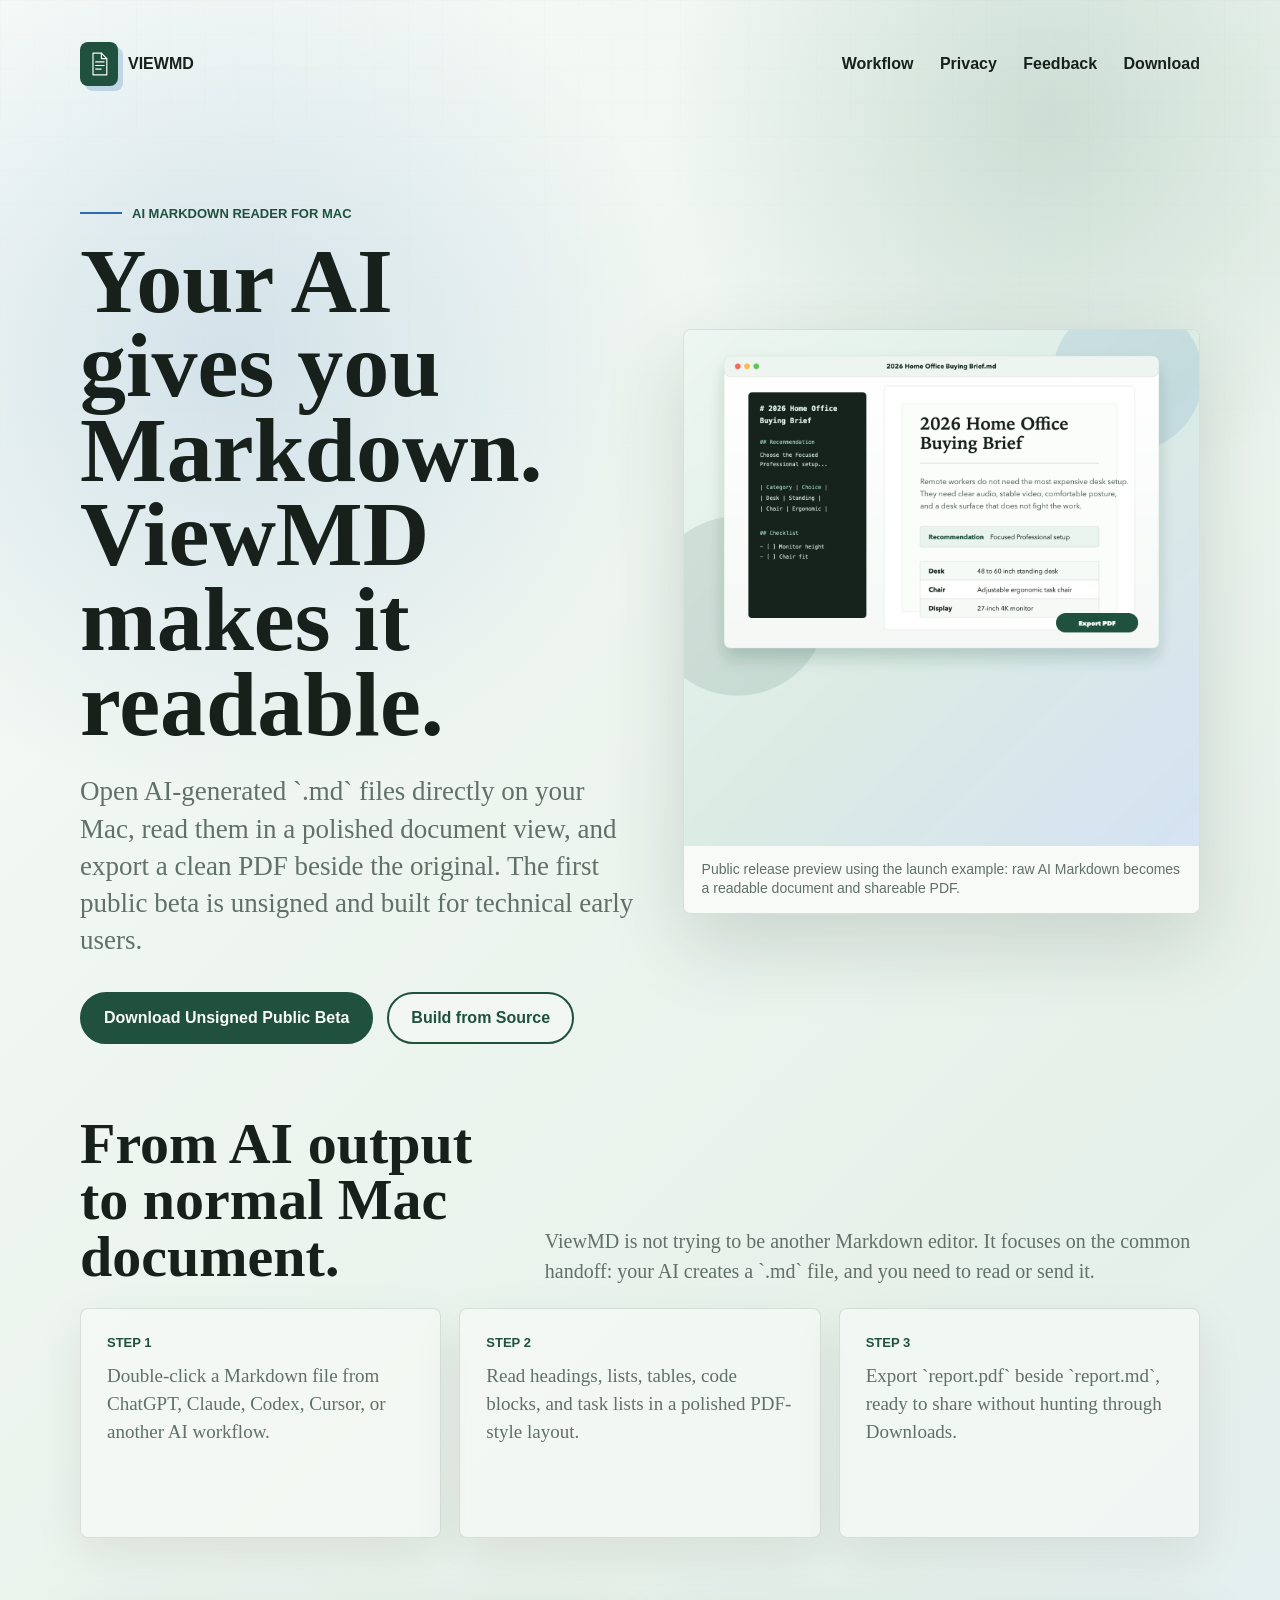
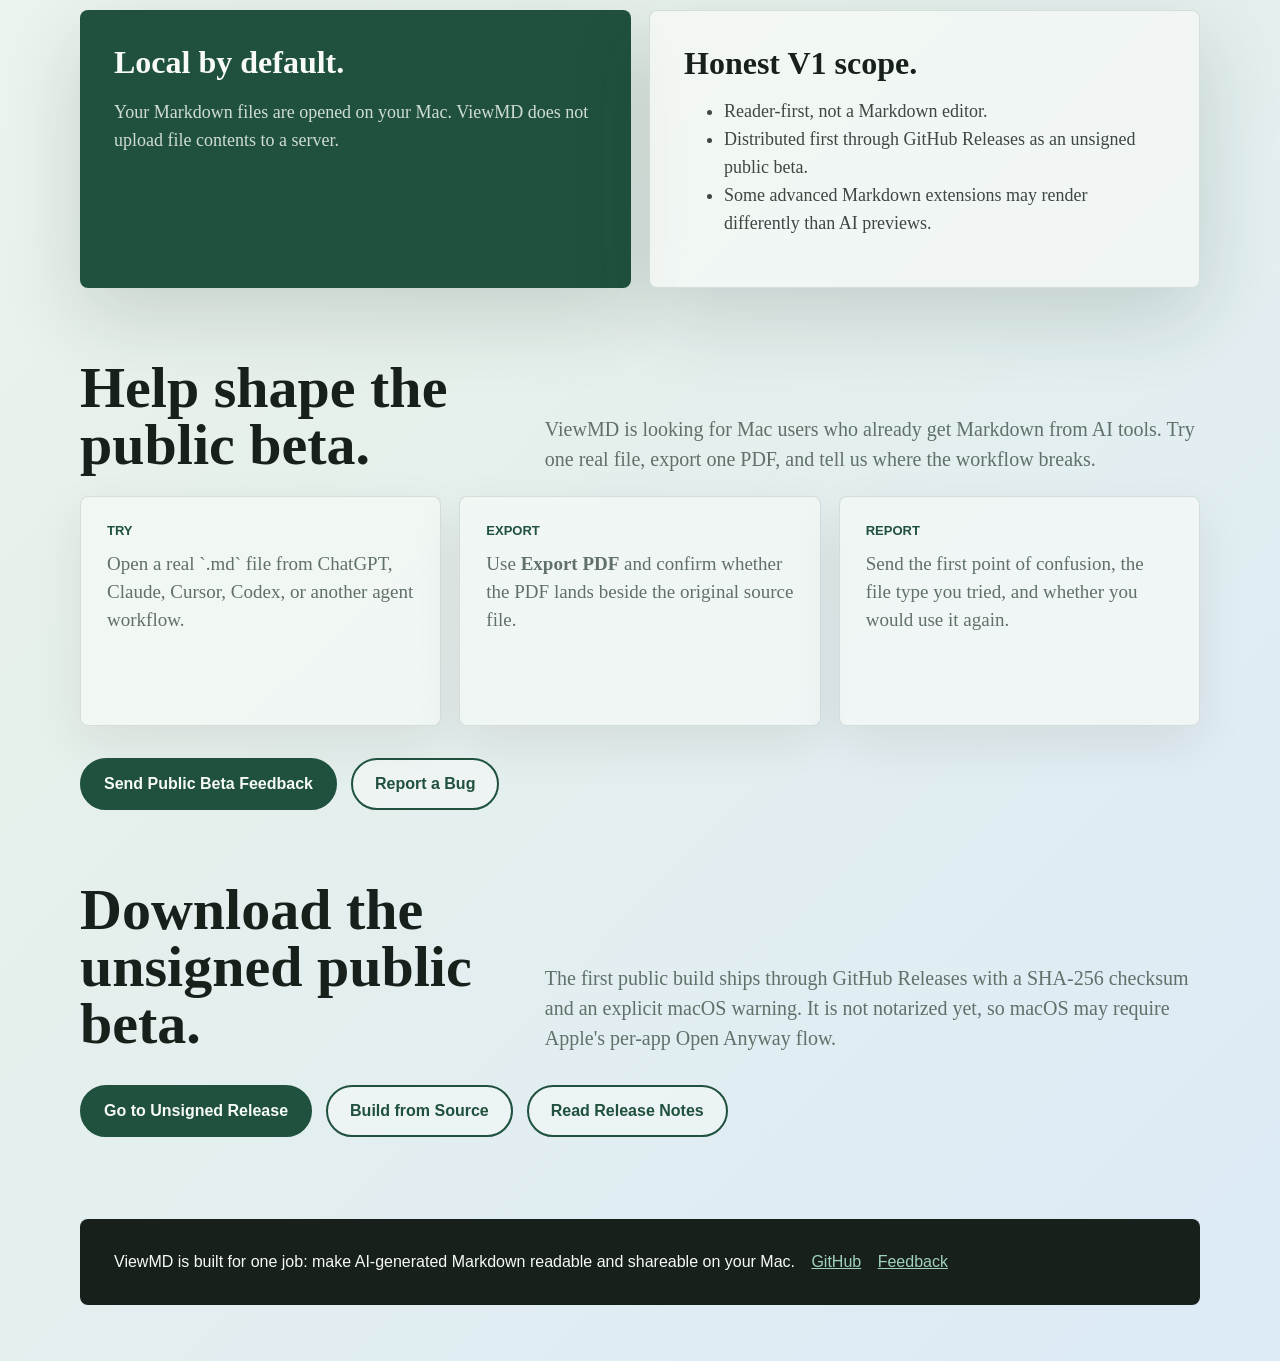
<file: docs/index.html>
<!doctype html>
<html lang="en">
<head>
  <meta charset="utf-8">
  <meta name="viewport" content="width=device-width, initial-scale=1">
  <title>ViewMD - AI Markdown reader for Mac</title>
  <meta name="description" content="ViewMD makes AI-generated Markdown readable on your Mac and exports polished PDFs beside the source file.">
  <link rel="icon" href="assets/favicon.svg" type="image/svg+xml">
  <style>
    :root {
      --ink: #17201b;
      --muted: #617069;
      --paper: #f7faf7;
      --canvas: #eef4ef;
      --line: #cddbd3;
      --green: #1f513e;
      --green-2: #2f7357;
      --blue: #2b6cb0;
      --shadow: 0 28px 80px rgba(24, 52, 40, 0.16);
      --radius: 8px;
    }

    * {
      box-sizing: border-box;
    }

    body {
      margin: 0;
      color: var(--ink);
      background:
        radial-gradient(circle at 18% 12%, rgba(43, 108, 176, 0.16), transparent 28rem),
        radial-gradient(circle at 82% 4%, rgba(47, 115, 87, 0.18), transparent 24rem),
        linear-gradient(135deg, #f7fbf8 0%, #e7f1ea 52%, #dceaf7 100%);
      font-family: "Iowan Old Style", "Palatino", "Book Antiqua", serif;
      min-height: 100vh;
    }

    body::before {
      content: "";
      position: fixed;
      inset: 0;
      pointer-events: none;
      opacity: 0.28;
      background-image:
        linear-gradient(rgba(23, 32, 27, 0.045) 1px, transparent 1px),
        linear-gradient(90deg, rgba(23, 32, 27, 0.035) 1px, transparent 1px);
      background-size: 34px 34px;
      mask-image: linear-gradient(to bottom, black, transparent 82%);
    }

    .wrap {
      width: min(1120px, calc(100% - 32px));
      margin: 0 auto;
      padding: 28px 0 56px;
      position: relative;
    }

    header {
      display: flex;
      justify-content: space-between;
      align-items: center;
      gap: 18px;
      padding: 14px 0 42px;
      font-family: "Avenir Next", "Gill Sans", sans-serif;
      letter-spacing: 0;
    }

    .brand {
      display: inline-flex;
      align-items: center;
      gap: 10px;
      font-weight: 800;
      text-transform: uppercase;
    }

    .mark {
      display: grid;
      place-items: center;
      width: 38px;
      height: 44px;
      color: var(--paper);
      background: var(--green);
      border-radius: 8px;
      box-shadow: 5px 5px 0 rgba(43, 108, 176, 0.22);
    }

    .mark svg {
      width: 30px;
      height: 30px;
      color: var(--paper);
    }

    nav a {
      color: var(--ink);
      margin-left: 22px;
      text-decoration: none;
      font-weight: 700;
    }

    .hero {
      display: grid;
      grid-template-columns: 1.04fr 0.96fr;
      gap: 42px;
      align-items: center;
      min-height: 680px;
    }

    .eyebrow {
      display: inline-flex;
      align-items: center;
      gap: 10px;
      color: var(--green);
      font-family: "Avenir Next", "Gill Sans", sans-serif;
      font-size: 13px;
      font-weight: 800;
      letter-spacing: 0;
      text-transform: uppercase;
    }

    .eyebrow::before {
      content: "";
      width: 42px;
      height: 2px;
      background: var(--blue);
    }

    h1 {
      margin: 18px 0 22px;
      font-size: clamp(48px, 8vw, 92px);
      line-height: 0.92;
      letter-spacing: 0;
      max-width: 11ch;
    }

    .hero p {
      color: var(--muted);
      font-size: clamp(20px, 2.4vw, 27px);
      line-height: 1.38;
      max-width: 620px;
    }

    .actions {
      display: flex;
      flex-wrap: wrap;
      gap: 14px;
      margin-top: 32px;
      font-family: "Avenir Next", "Gill Sans", sans-serif;
    }

    .button {
      display: inline-flex;
      align-items: center;
      justify-content: center;
      min-height: 52px;
      padding: 0 22px;
      border-radius: 999px;
      text-decoration: none;
      font-weight: 800;
      border: 2px solid var(--green);
      transition: transform 180ms ease, box-shadow 180ms ease;
    }

    .button:hover {
      transform: translateY(-2px);
      box-shadow: 0 12px 28px rgba(34, 72, 58, 0.18);
    }

    .button.primary {
      color: var(--paper);
      background: var(--green);
    }

    .button.secondary {
      color: var(--green);
      background: rgba(247, 250, 247, 0.5);
    }

    .hero-preview {
      margin: 0;
      border-radius: 8px;
      overflow: hidden;
      border: 1px solid rgba(23, 32, 27, 0.12);
      background: rgba(247, 250, 247, 0.7);
      box-shadow: var(--shadow);
    }

    .hero-preview img {
      display: block;
      width: 100%;
      aspect-ratio: 1 / 1;
      object-fit: cover;
      object-position: top center;
    }

    .hero-preview figcaption {
      padding: 14px 18px;
      color: var(--muted);
      font-family: "Avenir Next", "Gill Sans", sans-serif;
      font-size: 14px;
      line-height: 1.4;
      background: rgba(247, 250, 247, 0.9);
    }

    .stack {
      position: relative;
      min-height: 560px;
    }

    .document {
      position: absolute;
      right: 0;
      width: min(470px, 90%);
      min-height: 600px;
      padding: 46px 42px;
      background: var(--paper);
      border: 1px solid rgba(23, 32, 27, 0.12);
      border-radius: 18px;
      box-shadow: var(--shadow);
      transform: rotate(2deg);
      animation: rise 700ms ease both;
    }

    .raw {
      position: absolute;
      left: 0;
      top: 86px;
      width: min(390px, 78%);
      padding: 26px;
      color: #d8e8df;
      background: #16231d;
      border-radius: 22px;
      box-shadow: 0 22px 60px rgba(12, 22, 17, 0.32);
      font: 14px/1.55 "SF Mono", "Menlo", monospace;
      transform: rotate(-5deg);
      animation: rise 700ms 120ms ease both;
    }

    .document h2 {
      margin: 0 0 18px;
      font-size: 34px;
      line-height: 1;
      letter-spacing: 0;
    }

    .document .rule {
      height: 1px;
      background: var(--line);
      margin: 24px 0;
    }

    .document ul {
      padding-left: 22px;
      line-height: 1.7;
      color: var(--muted);
    }

    .metric {
      display: grid;
      grid-template-columns: 1fr auto;
      gap: 12px;
      padding: 12px 0;
      border-bottom: 1px solid var(--line);
      font-family: "Avenir Next", "Gill Sans", sans-serif;
      font-size: 14px;
    }

    section {
      margin-top: 72px;
    }

    .section-title {
      display: grid;
      grid-template-columns: 0.8fr 1.2fr;
      gap: 28px;
      align-items: end;
      margin-bottom: 22px;
    }

    h2 {
      margin: 0;
      font-size: clamp(34px, 5vw, 58px);
      line-height: 0.98;
      letter-spacing: 0;
    }

    .section-title p {
      margin: 0;
      color: var(--muted);
      font-size: 20px;
      line-height: 1.5;
    }

    .cards {
      display: grid;
      grid-template-columns: repeat(3, 1fr);
      gap: 18px;
    }

    .card {
      padding: 26px;
      min-height: 230px;
      background: rgba(247, 250, 247, 0.64);
      border: 1px solid rgba(23, 32, 27, 0.12);
      border-radius: var(--radius);
      box-shadow: 0 18px 50px rgba(42, 31, 17, 0.08);
    }

    .card b {
      display: block;
      margin-bottom: 12px;
      color: var(--green);
      font-family: "Avenir Next", "Gill Sans", sans-serif;
      font-size: 13px;
      letter-spacing: 0;
      text-transform: uppercase;
    }

    .card p {
      margin: 0;
      color: var(--muted);
      font-size: 19px;
      line-height: 1.48;
    }

    .proof {
      display: grid;
      grid-template-columns: 1fr 1fr;
      gap: 18px;
    }

    .panel {
      padding: 34px;
      background: var(--green);
      color: var(--paper);
      border-radius: var(--radius);
      box-shadow: var(--shadow);
    }

    .panel.light {
      background: rgba(247, 250, 247, 0.7);
      color: var(--ink);
      border: 1px solid rgba(23, 32, 27, 0.12);
    }

    .panel h3 {
      margin: 0 0 12px;
      font-size: 32px;
      letter-spacing: 0;
    }

    .panel p,
    .panel li {
      color: inherit;
      opacity: 0.82;
      font-size: 18px;
      line-height: 1.55;
    }

    footer {
      margin-top: 82px;
      padding: 34px;
      color: var(--paper);
      background: #17201b;
      border-radius: var(--radius);
      font-family: "Avenir Next", "Gill Sans", sans-serif;
    }

    footer a {
      color: #9fd3bd;
      margin-left: 12px;
    }

    @keyframes rise {
      from {
        opacity: 0;
        transform: translateY(20px) rotate(var(--tilt, 0deg));
      }
      to {
        opacity: 1;
      }
    }

    @media (max-width: 860px) {
      nav {
        display: none;
      }

      .hero,
      .section-title,
      .proof {
        grid-template-columns: 1fr;
      }

      .hero {
        min-height: auto;
      }

      .stack {
        min-height: 520px;
      }

      .cards {
        grid-template-columns: 1fr;
      }

      .document {
        right: 0;
        width: 86%;
        padding: 34px 28px;
      }

      .raw {
        width: 78%;
        font-size: 12px;
      }
    }
  </style>
</head>
<body>
  <div class="wrap">
    <header>
      <div class="brand">
        <span class="mark" aria-hidden="true">
          <svg viewBox="0 0 100 100" focusable="false">
            <g fill="none" stroke="currentColor" stroke-linecap="round" stroke-linejoin="round">
              <path d="M30 14h28l18 18v54H30z" stroke-width="4"/>
              <path d="M58 14v18h18" stroke-width="4"/>
              <path d="M39 43h28" stroke-width="4"/>
              <path d="M39 55h28" stroke-width="4"/>
              <path d="M39 67h18" stroke-width="4"/>
            </g>
          </svg>
        </span>
        ViewMD
      </div>
      <nav aria-label="Primary">
        <a href="#workflow">Workflow</a>
        <a href="#privacy">Privacy</a>
        <a href="#feedback">Feedback</a>
        <a href="#download">Download</a>
      </nav>
    </header>

    <main>
      <section class="hero" aria-labelledby="hero-title">
        <div>
          <div class="eyebrow">AI Markdown reader for Mac</div>
          <h1 id="hero-title">Your AI gives you Markdown. ViewMD makes it readable.</h1>
          <p>Open AI-generated `.md` files directly on your Mac, read them in a polished document view, and export a clean PDF beside the original. The first public beta is unsigned and built for technical early users.</p>
          <div class="actions">
            <a class="button primary" href="https://github.com/cdraarsh/viewmd/releases/tag/v1.0.0">Download Unsigned Public Beta</a>
            <a class="button secondary" href="https://github.com/cdraarsh/viewmd#build-from-source">Build from Source</a>
          </div>
        </div>

        <figure class="hero-preview">
          <img src="assets/viewmd-feedback-beta-preview.png" alt="ViewMD showing raw AI Markdown beside a polished document preview">
          <figcaption>Public release preview using the launch example: raw AI Markdown becomes a readable document and shareable PDF.</figcaption>
        </figure>
      </section>

      <section id="workflow">
        <div class="section-title">
          <h2>From AI output to normal Mac document.</h2>
          <p>ViewMD is not trying to be another Markdown editor. It focuses on the common handoff: your AI creates a `.md` file, and you need to read or send it.</p>
        </div>
        <div class="cards">
          <div class="card">
            <b>Step 1</b>
            <p>Double-click a Markdown file from ChatGPT, Claude, Codex, Cursor, or another AI workflow.</p>
          </div>
          <div class="card">
            <b>Step 2</b>
            <p>Read headings, lists, tables, code blocks, and task lists in a polished PDF-style layout.</p>
          </div>
          <div class="card">
            <b>Step 3</b>
            <p>Export `report.pdf` beside `report.md`, ready to share without hunting through Downloads.</p>
          </div>
        </div>
      </section>

      <section id="privacy" class="proof">
        <div class="panel">
          <h3>Local by default.</h3>
          <p>Your Markdown files are opened on your Mac. ViewMD does not upload file contents to a server.</p>
        </div>
        <div class="panel light">
          <h3>Honest V1 scope.</h3>
          <ul>
            <li>Reader-first, not a Markdown editor.</li>
            <li>Distributed first through GitHub Releases as an unsigned public beta.</li>
            <li>Some advanced Markdown extensions may render differently than AI previews.</li>
          </ul>
        </div>
      </section>

      <section id="feedback">
        <div class="section-title">
          <h2>Help shape the public beta.</h2>
          <p>ViewMD is looking for Mac users who already get Markdown from AI tools. Try one real file, export one PDF, and tell us where the workflow breaks.</p>
        </div>
        <div class="cards">
          <div class="card">
            <b>Try</b>
            <p>Open a real `.md` file from ChatGPT, Claude, Cursor, Codex, or another agent workflow.</p>
          </div>
          <div class="card">
            <b>Export</b>
            <p>Use <strong>Export PDF</strong> and confirm whether the PDF lands beside the original source file.</p>
          </div>
          <div class="card">
            <b>Report</b>
            <p>Send the first point of confusion, the file type you tried, and whether you would use it again.</p>
          </div>
        </div>
        <div class="actions">
          <a class="button primary" href="https://github.com/cdraarsh/viewmd/issues/new?template=feedback.yml">Send Public Beta Feedback</a>
          <a class="button secondary" href="https://github.com/cdraarsh/viewmd/issues/new?template=bug_report.yml">Report a Bug</a>
        </div>
      </section>

      <section id="download">
        <div class="section-title">
          <h2>Download the unsigned public beta.</h2>
          <p>The first public build ships through GitHub Releases with a SHA-256 checksum and an explicit macOS warning. It is not notarized yet, so macOS may require Apple's per-app Open Anyway flow.</p>
        </div>
        <div class="actions">
          <a class="button primary" href="https://github.com/cdraarsh/viewmd/releases/tag/v1.0.0">Go to Unsigned Release</a>
          <a class="button secondary" href="https://github.com/cdraarsh/viewmd#build-from-source">Build from Source</a>
          <a class="button secondary" href="RELEASE_NOTES_v1.0.0.md">Read Release Notes</a>
        </div>
      </section>
    </main>

    <footer>
      ViewMD is built for one job: make AI-generated Markdown readable and shareable on your Mac.
      <a href="https://github.com/cdraarsh/viewmd">GitHub</a>
      <a href="https://github.com/cdraarsh/viewmd/issues/new?template=feedback.yml">Feedback</a>
    </footer>
  </div>
</body>
</html>
</file>
